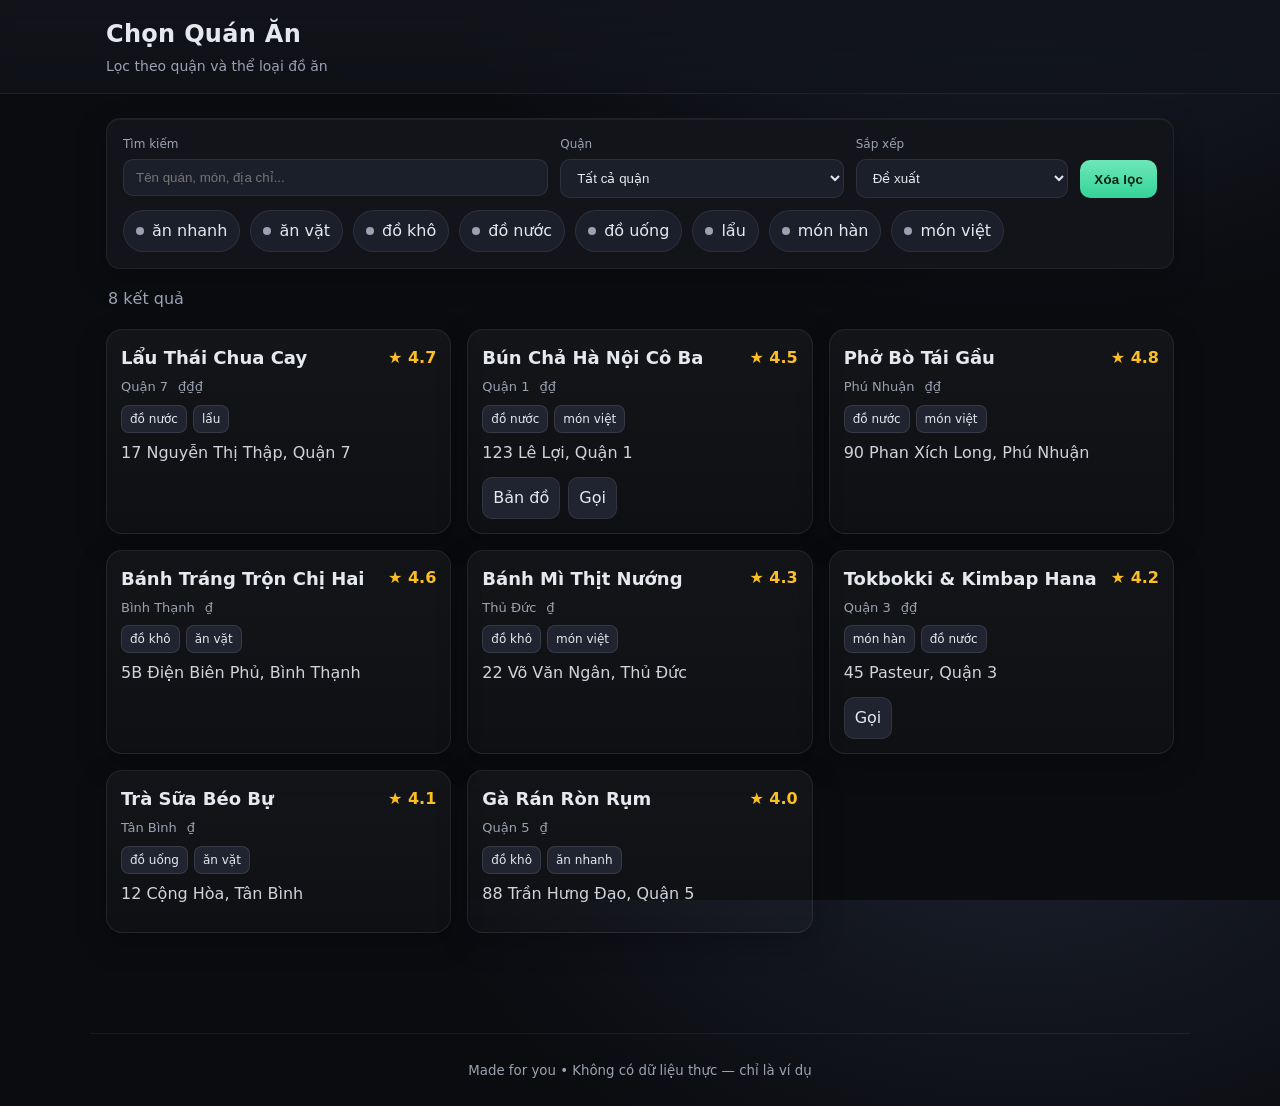
<file: food-finder/index.html>
<!doctype html>
<html lang="vi">
<head>
  <meta charset="utf-8">
  <meta name="viewport" content="width=device-width, initial-scale=1">
  <title>Chọn Quán Ăn</title>
  <meta name="description" content="Tìm quán ăn theo quận và loại món">
  <link rel="stylesheet" href="./assets/css/styles.css">
  <link rel="icon" href="data:;base64,=">
</head>
<body>
  <header class="app-header">
    <div class="container">
      <h1>Chọn Quán Ăn</h1>
      <p class="subtitle">Lọc theo quận và thể loại đồ ăn</p>
    </div>
  </header>

  <main class="container">
    <section class="filters" aria-label="Bộ lọc">
      <div class="filters-row">
        <div class="filter">
          <label for="searchInput">Tìm kiếm</label>
          <input id="searchInput" type="search" placeholder="Tên quán, món, địa chỉ..." autocomplete="off">
        </div>
        <div class="filter">
          <label for="districtSelect">Quận</label>
          <select id="districtSelect">
            <option value="">Tất cả quận</option>
          </select>
        </div>
        <div class="filter">
          <label for="sortSelect">Sắp xếp</label>
          <select id="sortSelect">
            <option value="recommended">Đề xuất</option>
            <option value="rating_desc">Đánh giá: cao → thấp</option>
            <option value="price_asc">Giá: rẻ → đắt</option>
            <option value="price_desc">Giá: đắt → rẻ</option>
            <option value="name_asc">Tên: A → Z</option>
          </select>
        </div>
        <div class="filter actions">
          <button id="clearBtn" type="button">Xóa lọc</button>
        </div>
      </div>

      <div class="categories" id="categoriesContainer" aria-label="Thể loại đồ ăn">
        <!-- checkboxes rendered by JS -->
      </div>
    </section>

    <section aria-live="polite" aria-busy="false">
      <div id="stats" class="stats">Đang tải dữ liệu...</div>
      <div id="results" class="results-grid"></div>
    </section>
  </main>

  <template id="cardTemplate">
    <article class="card">
      <div class="card-header">
        <h3 class="card-title"></h3>
        <div class="rating"></div>
      </div>
      <div class="card-meta">
        <span class="district"></span>
        <span class="price"></span>
      </div>
      <div class="card-categories"></div>
      <p class="address"></p>
      <div class="card-actions">
        <a class="map-link" target="_blank" rel="noopener">Bản đồ</a>
        <a class="phone-link" target="_blank" rel="noopener">Gọi</a>
      </div>
    </article>
  </template>

  <footer class="app-footer">
    <div class="container">
      <small>Made for you • Không có dữ liệu thực — chỉ là ví dụ</small>
    </div>
  </footer>

  <script src="./assets/js/app.js" type="module"></script>
  
</body>
</html>
</file>
<file: food-finder/assets/css/styles.css>
/* Variables */
:root {
  --bg: #0b0c10;
  --surface: #12141a;
  --elev: #1b1f2a;
  --text: #e6e8ef;
  --muted: #9aa2b1;
  --brand: #6ee7b7;
  --brand-strong: #34d399;
  --danger: #f87171;
  --ring: rgba(110,231,183,0.4);
  --card-gap: 16px;
}

* { box-sizing: border-box; }

html, body { height: 100%; }

body {
  margin: 0;
  font-family: ui-sans-serif, system-ui, -apple-system, Segoe UI, Roboto, Ubuntu, Cantarell, Noto Sans, Helvetica Neue, Arial, "Apple Color Emoji", "Segoe UI Emoji";
  background: radial-gradient(1200px 800px at 80% -10%, #1a1f2c 0%, #0b0c10 50%, #0b0c10 100%);
  color: var(--text);
  line-height: 1.5;
}

.container {
  max-width: 1100px;
  margin: 0 auto;
  padding: 0 16px;
}

.app-header {
  position: sticky;
  top: 0;
  background: linear-gradient(180deg, rgba(18,20,26,0.9), rgba(18,20,26,0.6));
  backdrop-filter: saturate(1.2) blur(8px);
  border-bottom: 1px solid rgba(255,255,255,0.06);
  z-index: 10;
}
.app-header .container { padding: 16px; }
.app-header h1 { margin: 0; font-size: 24px; letter-spacing: 0.3px; }
.subtitle { margin: 4px 0 0; color: var(--muted); font-size: 14px; }

main.container { padding: 24px 16px 60px; }

.filters {
  background: var(--surface);
  border: 1px solid rgba(255,255,255,0.06);
  border-radius: 14px;
  padding: 16px;
  box-shadow: 0 10px 30px rgba(0,0,0,0.25), inset 0 1px 0 rgba(255,255,255,0.05);
}

.filters-row {
  display: grid;
  grid-template-columns: 1.2fr 0.8fr 0.6fr auto;
  gap: 12px;
}

.filter label { display: block; font-size: 12px; color: var(--muted); margin-bottom: 6px; }
.filter input[type="search"], .filter select {
  width: 100%;
  background: var(--elev);
  color: var(--text);
  border: 1px solid rgba(255,255,255,0.08);
  border-radius: 10px;
  padding: 10px 12px;
  outline: none;
  transition: border-color .2s ease, box-shadow .2s ease;
}
.filter input[type="search"]:focus, .filter select:focus {
  border-color: var(--brand);
  box-shadow: 0 0 0 4px var(--ring);
}

.filter.actions { display: flex; align-items: flex-end; }
.filter.actions button {
  height: 38px;
  padding: 0 14px;
  background: linear-gradient(180deg, var(--brand), var(--brand-strong));
  color: #052014;
  border: none;
  border-radius: 10px;
  font-weight: 600;
  letter-spacing: 0.2px;
  cursor: pointer;
}
.filter.actions button:hover { filter: brightness(1.05); }

.categories {
  display: flex;
  flex-wrap: wrap;
  gap: 10px;
  margin-top: 12px;
}

.chip {
  display: inline-flex;
  align-items: center;
  gap: 8px;
  padding: 8px 12px;
  border-radius: 999px;
  background: var(--elev);
  border: 1px solid rgba(255,255,255,0.08);
  color: var(--text);
  cursor: pointer;
  user-select: none;
}
.chip input { display: none; }
.chip .dot {
  width: 8px; height: 8px; border-radius: 50%; background: var(--muted);
}
.chip[data-checked="true"] { border-color: var(--brand); box-shadow: 0 0 0 3px var(--ring) inset; }
.chip[data-checked="true"] .dot { background: var(--brand); }

.stats { margin: 18px 2px; color: var(--muted); }

.results-grid {
  display: grid;
  grid-template-columns: repeat(3, 1fr);
  gap: var(--card-gap);
}

.card {
  background: linear-gradient(180deg, rgba(255,255,255,0.04), rgba(255,255,255,0.02));
  border: 1px solid rgba(255,255,255,0.08);
  border-radius: 16px;
  padding: 14px;
  box-shadow: 0 10px 30px rgba(0,0,0,0.25);
}
.card-header { display: flex; align-items: center; justify-content: space-between; gap: 10px; }
.card-title { margin: 0; font-size: 18px; }
.rating { color: #fbbf24; font-weight: 600; }
.card-meta { margin: 6px 0 8px; color: var(--muted); display: flex; gap: 10px; font-size: 13px; }
.card-categories { display: flex; flex-wrap: wrap; gap: 6px; margin: 8px 0; }
.card-categories .tag { background: #1f2430; border: 1px solid rgba(255,255,255,0.1); color: var(--text); border-radius: 8px; padding: 4px 8px; font-size: 12px; }
.address { margin: 8px 0 12px; color: var(--text); opacity: 0.9; }
.card-actions { display: flex; gap: 8px; }
.card-actions a { text-decoration: none; color: var(--text); background: #1f2430; border: 1px solid rgba(255,255,255,0.08); padding: 8px 10px; border-radius: 10px; }
.card-actions a:hover { border-color: var(--brand); }

.app-footer { margin-top: 40px; color: var(--muted); text-align: center; }
.app-footer .container { padding: 24px 16px; border-top: 1px solid rgba(255,255,255,0.06); }

@media (max-width: 1000px) {
  .results-grid { grid-template-columns: repeat(2, 1fr); }
}

@media (max-width: 640px) {
  .filters-row { grid-template-columns: 1fr; }
  .results-grid { grid-template-columns: 1fr; }
}
</file>
